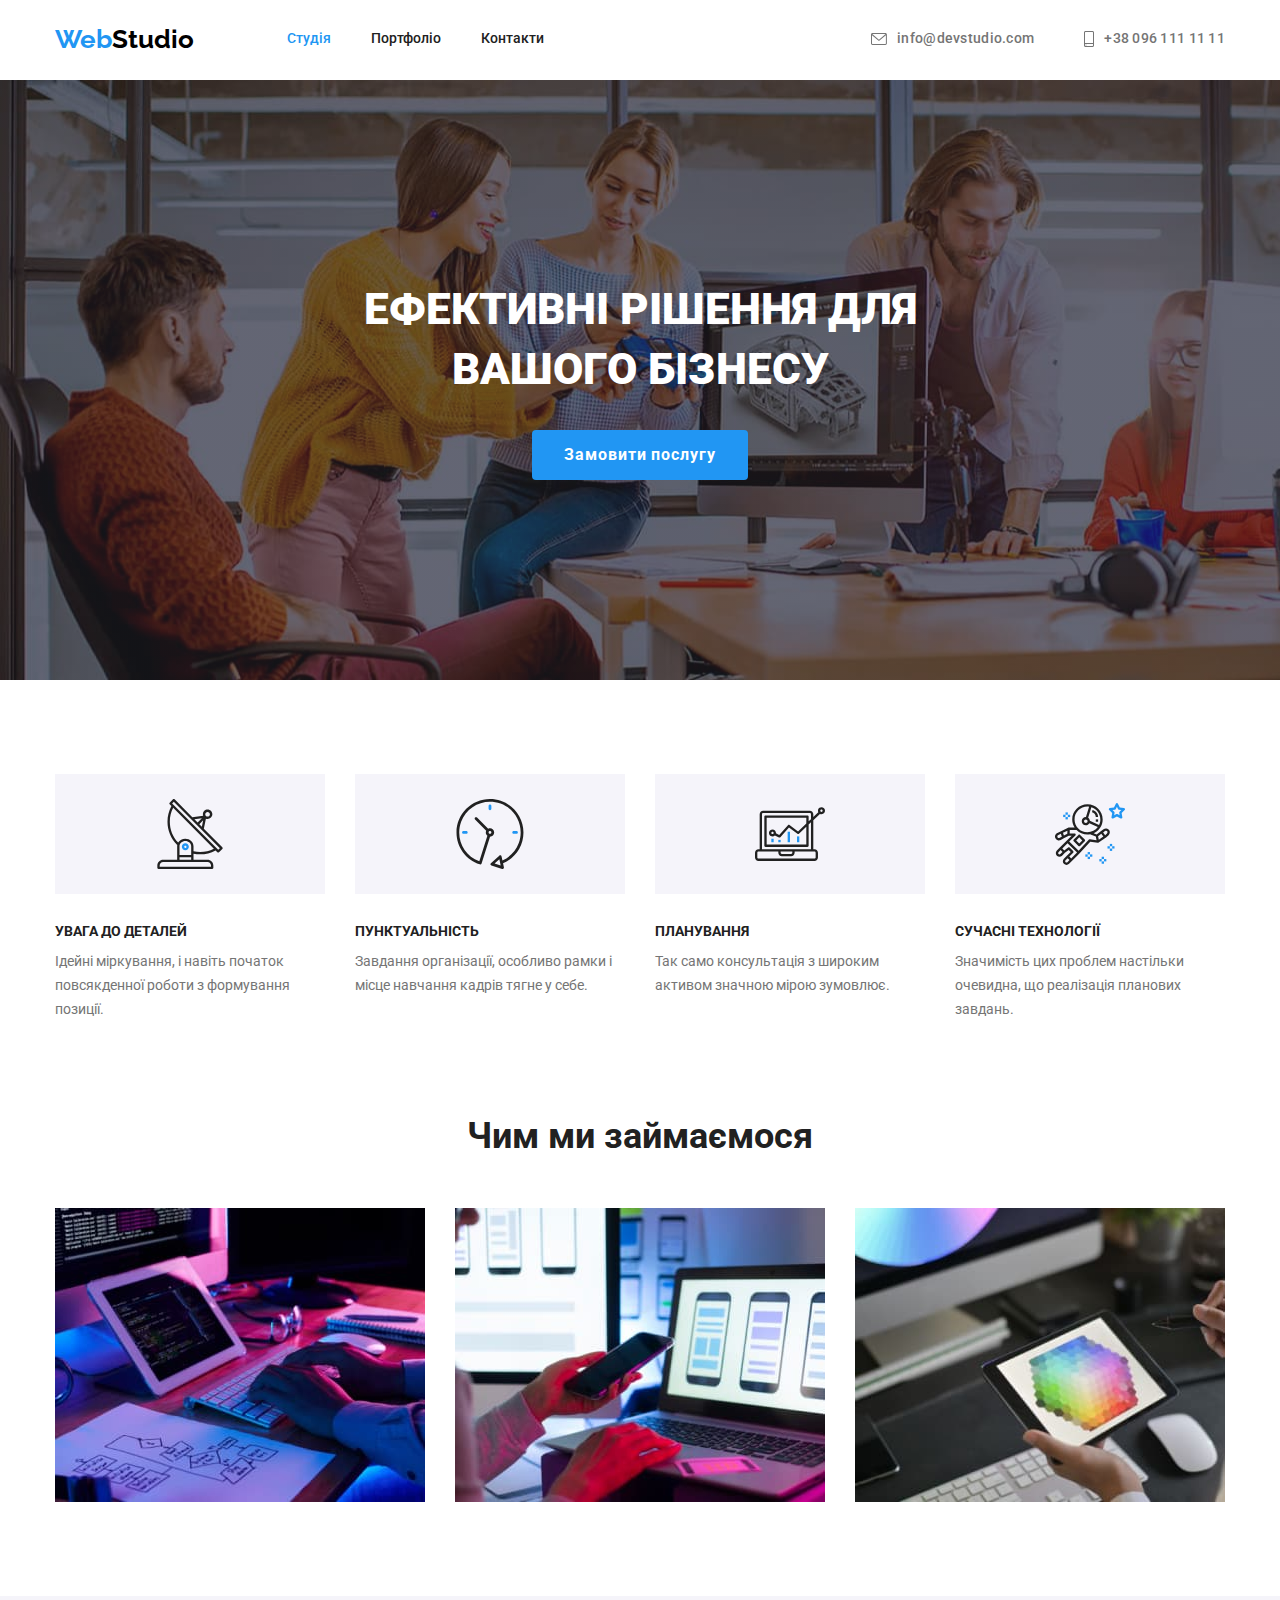
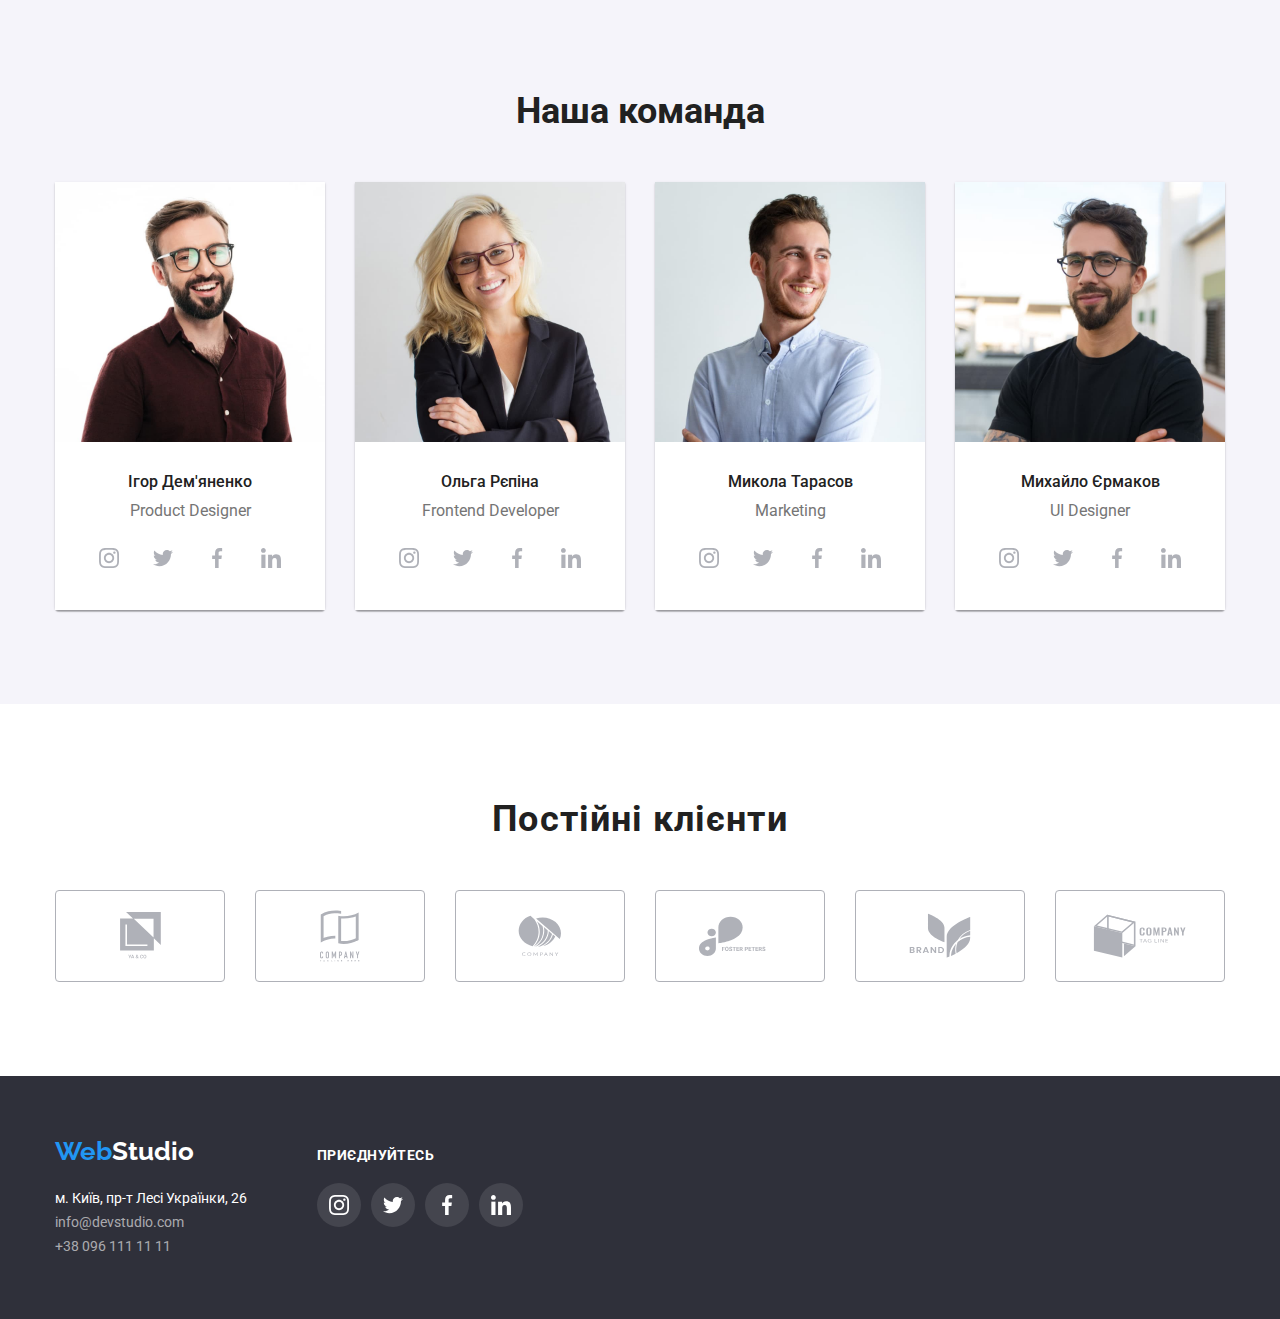
<file: index.html>
<!DOCTYPE html>
<html lang="uk">
<head>
   <meta charset="UTF-8">
   <meta http-equiv="X-UA-Compatible" content="IE=edge">
   <meta name="viewport" content="width=device-width, initial-scale=1.0">
   <title>Document</title>
   <link rel="preconnect" href="https://fonts.googleapis.com">
   <link rel="preconnect" href="https://fonts.gstatic.com" crossorigin>
   <link rel="preconnect" href="https://fonts.googleapis.com">
   <link rel="preconnect" href="https://fonts.gstatic.com" crossorigin>
   <link rel="preconnect" href="https://fonts.googleapis.com">
<link rel="preconnect" href="https://fonts.gstatic.com" crossorigin>
<link href="https://fonts.googleapis.com/css2?family=Raleway:wght@700&family=Roboto:wght@400;500;700;900&display=swap" rel="stylesheet">
   <link rel="stylesheet" href="https://cdn.jsdelivr.net/npm/modern-normalize@1.1.0/modern-normalize.min.css">
<link rel="stylesheet" href="./css/styles.css">
</head>
<body>
   <header class="page-header">
      <div class="container page-header-container">
      <nav class="page-navigation">
      <a href="./index.html" class="page-header link" lang="en"><span class="logo">Web</span>Studio</a>            
      <ul class="nav-style list">
      <li><a class="nav-style link current" href="./index.html">Студія</a></li>
      <li><a class="nav-style link" href="./portfolio.html">Портфоліо</a></li>
      <li><a class="nav-style link" href="">Контакти</a></li>
      </ul>
      </nav>     
      <ul class="contacts-list list">
   <li><a class="contacts-link link" href="mailto:info@devstudio.com">
      <svg class="contacts-icon" width="16" height="12">
         <use href="./images/sprite.svg#icon-envelope"></use>
      </svg>
      info@devstudio.com</a></li>
   <li><a class="contacts-link link" href="tel:+380961111111">
      <svg class="contacts-icon" width="10" height="16">
         <use href="./images/sprite.svg#icon-smartphone"></use>
      </svg>
      +38 096 111 11 11</a></li>
      </ul>
      </div>
   </header>
   <main>
   <section class="hero">
      <div class="container">         
         <h1 class="hero-title">ЕФЕКТИВНІ РІШЕННЯ ДЛЯ ВАШОГО БІЗНЕСУ</h1>
         <button type="button" class="button">Замовити послугу</button>
      </div>
   </section>
   <section class="feature section">
      <div class="container">
         <h2 class="visually-hidden">Особливості</h2>
         <ul class="feature-list list">
            <li class="feature-list-item">
               <div class="feature-icon-box">
                  <svg class="feature-icon" width="70" height="70">
                     <use href="./images/sprite.svg#icon-antenna"></use>
                  </svg>
               </div>
               <h3 class="feature-title">УВАГА ДО ДЕТАЛЕЙ</h3>
               <p class="feature-text">Ідейні міркування, і навіть початок повсякденної роботи з формування позиції.</p>
            </li>
            <li class="feature-list-item">
               <div class="feature-icon-box">
                  <svg class="feature-icon" width="70" height="70">
                     <use href="./images/sprite.svg#icon-clock"></use>
                  </svg>
               </div>
               <h3 class="feature-title">ПУНКТУАЛЬНІСТЬ</h3>
               <p class="feature-text">Завдання організації, особливо рамки і місце навчання кадрів тягне у себе.</p>
            </li>
            <li class="feature-list-item">
               <div class="feature-icon-box">
                  <svg class="feature-icon" width="70" height="70">
                     <use href="./images/sprite.svg#icon-diagram"></use>
                  </svg>
               </div>
               <h3 class="feature-title">ПЛАНУВАННЯ</h3>
               <p class="feature-text">Так само консультація з широким активом значною мірою зумовлює.</p>
            </li>
            <li class="feature-list-item">
               <div class="feature-icon-box">
                  <svg class="feature-icon" width="70" height="70">
                     <use href="./images/sprite.svg#icon-astronaut"></use>
                  </svg>
               </div>
               <h3 class="feature-title">СУЧАСНІ ТЕХНОЛОГІЇ</h3>
               <p class="feature-text">Значимість цих проблем настільки очевидна, що реалізація планових завдань.</p>
            </li>
         </ul>
      </div>
   </section>
   <section class="example section">
      <div class="container">
         <h2 class="example-section-title">Чим ми займаємося</h2>
         <ul class="example-list list">
            <li class="example-list-item">
               <img src="./images/image_1.jpg" alt="програміст працює на своєму робочому місці" width="370">
            </li>
            <li>
               <img src="./images/image_2.jpg" alt="дизайнери розробляють мобільні додатки" width="370">
            </li>
            <li>
               <img src="./images/image_3.jpg" alt="веб-дизайнер працює з графічним планшетом" width="370">
            </li>
         </ul>
      </div>      
   </section>
   <section class="team section">
      <div class="container">
         <h2 class="team-section-title">Наша команда</h2>
         <ul class="team-list list">
            <li class="team-list-item">
                  <img src="./images/image_4.jpg" alt="фото продакт дизайнера" width="270">
                  <div class="team-card-wrapper">
                     <h3 class="team-title">Ігор Дем'яненко</h3>
                     <p class="team-text" lang="en">Product Designer</p>
                     <ul class="social-list list">
                        <li class="social-list-item">
                           <a href="" class="social-list-link">
                              <svg class="social-list-icon" width="20" height="20">
                                 <use href="./images/sprite.svg#icon-instagram"></use>
                              </svg>
                           </a>
                        </li>
                        <li class="social-list-item">
                           <a href="" class="social-list-link">
                              <svg class="social-list-icon" width="20" height="20">
                                 <use href="./images/sprite.svg#icon-twitter"></use>
                              </svg>
                           </a>
                        </li>
                        <li class="social-list-item">
                           <a href="" class="social-list-link">
                              <svg class="social-list-icon" width="20" height="20">
                                 <use href="./images/sprite.svg#icon-facebook"></use>
                              </svg>
                           </a>
                        </li>
                        <li class="social-list-item">
                           <a href="" class="social-list-link">
                              <svg class="social-list-icon" width="20" height="20">
                                 <use href="./images/sprite.svg#icon-linkedin"></use>
                              </svg>
                           </a>
                        </li>
                     </ul>                  
                  </div>                  
               </li>                       
            <li class="team-list-item">
               <img src="./images/image_5.jpg" alt="фото фронтенд розробника" width="270">
               <div class="team-card-wrapper">
                  <h3 class="team-title">Ольга Рєпіна</h3>
                  <p class="team-text" lang="en">Frontend Developer</p>
                  <ul class="social-list list">
                     <li class="social-list-item">
                        <a href="" class="social-list-link">
                           <svg class="social-list-icon" width="20" height="20">
                              <use href="./images/sprite.svg#icon-instagram"></use>
                           </svg>
                        </a>
                     </li>
                     <li class="social-list-item">
                        <a href="" class="social-list-link">
                           <svg class="social-list-icon" width="20" height="20">
                              <use href="./images/sprite.svg#icon-twitter"></use>
                           </svg>
                        </a>
                     </li>
                     <li class="social-list-item">
                        <a href="" class="social-list-link">
                           <svg class="social-list-icon" width="20" height="20">
                              <use href="./images/sprite.svg#icon-facebook"></use>
                           </svg>
                        </a>
                     </li>
                     <li class="social-list-item">
                        <a href="" class="social-list-link">
                           <svg class="social-list-icon" width="20" height="20">
                              <use href="./images/sprite.svg#icon-linkedin"></use>
                           </svg>
                        </a>
                     </li>
                  </ul>               
               </div>               
            </li>
            <li class="team-list-item">
               <img src="./images/image_6.jpg" alt="фото маркетолога" width="270">
               <div class="team-card-wrapper">
                  <h3 class="team-title">Микола Тарасов</h3>
                  <p class="team-text" lang="en">Marketing</p>
                  <ul class="social-list list">
                     <li class="social-list-item">
                        <a href="" class="social-list-link">
                           <svg class="social-list-icon" width="20" height="20">
                              <use href="./images/sprite.svg#icon-instagram"></use>
                           </svg>
                        </a>
                     </li>
                     <li class="social-list-item">
                        <a href="" class="social-list-link">
                           <svg class="social-list-icon" width="20" height="20">
                              <use href="./images/sprite.svg#icon-twitter"></use>
                           </svg>
                        </a>
                     </li>
                     <li class="social-list-item">
                        <a href="" class="social-list-link">
                           <svg class="social-list-icon" width="20" height="20">
                              <use href="./images/sprite.svg#icon-facebook"></use>
                           </svg>
                        </a>
                     </li>
                     <li class="social-list-item">
                        <a href="" class="social-list-link">
                           <svg class="social-list-icon" width="20" height="20">
                              <use href="./images/sprite.svg#icon-linkedin"></use>
                           </svg>
                        </a>
                     </li>
                  </ul>               
               </div>               
            </li>
            <li class="team-list-item">
               <img src="./images/image_7.jpg" alt="фото дизайнера інтерфейсу користувача" width="270">
               <div class="team-card-wrapper">
                  <h3 class="team-title">Михайло Єрмаков</h3>
                  <p class="team-text" lang="en">UI Designer</p>
                  <ul class="social-list list">
                     <li class="social-list-item">
                        <a href="" class="social-list-link">
                           <svg class="social-list-icon" width="20" height="20">
                              <use href="./images/sprite.svg#icon-instagram"></use>
                           </svg>
                        </a>
                     </li>
                     <li class="social-list-item">
                        <a href="" class="social-list-link">
                           <svg class="social-list-icon" width="20" height="20">
                              <use href="./images/sprite.svg#icon-twitter"></use>
                           </svg>
                        </a>
                     </li>
                     <li class="social-list-item">
                        <a href="" class="social-list-link">
                           <svg class="social-list-icon" width="20" height="20">
                              <use href="./images/sprite.svg#icon-facebook"></use>
                           </svg>
                        </a>
                     </li>
                     <li class="social-list-item">
                        <a href="" class="social-list-link">
                           <svg class="social-list-icon" width="20" height="20">
                              <use href="./images/sprite.svg#icon-linkedin"></use>
                           </svg>
                        </a>
                     </li>
                  </ul>               
               </div>
            </li>
         </ul>
      </div>         
   </section>
   
   <section class="clients section">
      <div class="container">
         <h2 class="clients-section-title">Постійні клієнти</h2>
         <ul class="clients-list list">
            <li class="clients-list-item">
               <a href="" class="clients-list-link link">
                  <svg class="clients-list-icon"  width="41" height="46.7">
                     <use href="./images/sprite.svg#icon-ya-co-company"></use>
                  </svg>
               </a>
            </li>
            <li class="clients-list-item">
               <a href="" class="clients-list-link">
                  <svg class="clients-list-icon" width="40" height="52">
                     <use href="./images/sprite.svg#icon-tag-line-here-company"></use>
                  </svg>
               </a>
            </li>
            <li class="clients-list-item">
               <a href="" class="clients-list-link">
                  <svg class="clients-list-icon" width="43.46" height="41.18">
                     <use href="./images/sprite.svg#icon-company"></use>
                  </svg>
               </a>
            </li>
            <li class="clients-list-item">
               <a href="" class="clients-list-link">
                  <svg class="clients-list-icon" width="84.44" height="40.62">
                     <use href="./images/sprite.svg#icon-foster-peters-company"></use>
                  </svg>
               </a>
            </li>
            <li class="clients-list-item">
               <a href="" class="clients-list-link">
                  <svg class="clients-list-icon" width="62.54" height="45.43">
                     <use href="./images/sprite.svg#icon-brand-company"></use>
                  </svg>
               </a>
            </li>
            <li class="clients-list-item">
               <a href="" class="clients-list-link">
                  <svg class="clients-list-icon" width="93.79" height="43.93">
                     <use href="./images/sprite.svg#icon-tag-line-company"></use>
                  </svg>
               </a>
            </li>
         </ul>
      </div>
   </section>
   </main>
   <footer class="page-footer">
      <div class="footer-box container">
         <div class="main-footer">
            <div class="page-footer-logo">
               <a href="./index.html" class="link" lang="en"><span class="logo">Web</span>Studio</a>
            </div>
            <address>
               <ul class="address list">
                  <li><a class="text-link"
                        href="https://www.google.com.ua/maps/place/%D0%B1%D1%83%D0%BB.+%D0%9B%D0%B5%D1%81%D0%B8+%D0%A3%D0%BA%D1%80%D0%B0%D0%B8%D0%BD%D0%BA%D0%B8,+26,+%D0%9A%D0%B8%D0%B5%D0%B2,+02000/@50.426584,30.5339011,17z/data=!3m1!4b1!4m5!3m4!1s0x40d4cf0e033ecbe9:0x57a4dffefec77da0!8m2!3d50.4265807!4d30.5383859?hl=ru"
                        target="_blank" rel="noopener noreferrer">м. Київ, пр-т Лесі Українки, 26</a></li>
                  <li><a class="link" href="mailto:info@devstudio.com">info@devstudio.com</a></li>
                  <li><a class="link" href="tel:+380961111111">+38 096 111 11 11</a></li>
               </ul>
            </address>
         </div>
         
         <div class="footer-wrapper">
            <p class="footer-text">приєднуйтесь</p>
            <ul class="footer-list list">
               <li class="footer-list-item">
                  <a href="" class="footer-list-link">
                     <svg class="footer-list-icon" width="20" height="20">
                        <use href="./images/sprite.svg#icon-instagram"></use>
                     </svg>
                  </a>
               </li>
               <li class="footer-list-item">
                  <a href="" class="footer-list-link">
                     <svg class="footer-list-icon" width="20" height="20">
                        <use href="./images/sprite.svg#icon-twitter"></use>
                     </svg>
                  </a>
               </li>
               <li class="footer-list-item">
                  <a href="" class="footer-list-link">
                     <svg class="footer-list-icon" width="20" height="20">
                        <use href="./images/sprite.svg#icon-facebook"></use>
                     </svg>
                  </a>
               </li>
               <li class="footer-list-item">
                  <a href="" class="footer-list-link">
                     <svg class="footer-list-icon" width="20" height="20">
                        <use href="./images/sprite.svg#icon-linkedin"></use>
                     </svg>
                  </a>
               </li>
            </ul>
         </div>
      </div>      
   </footer>
</body>
</html>
</file>
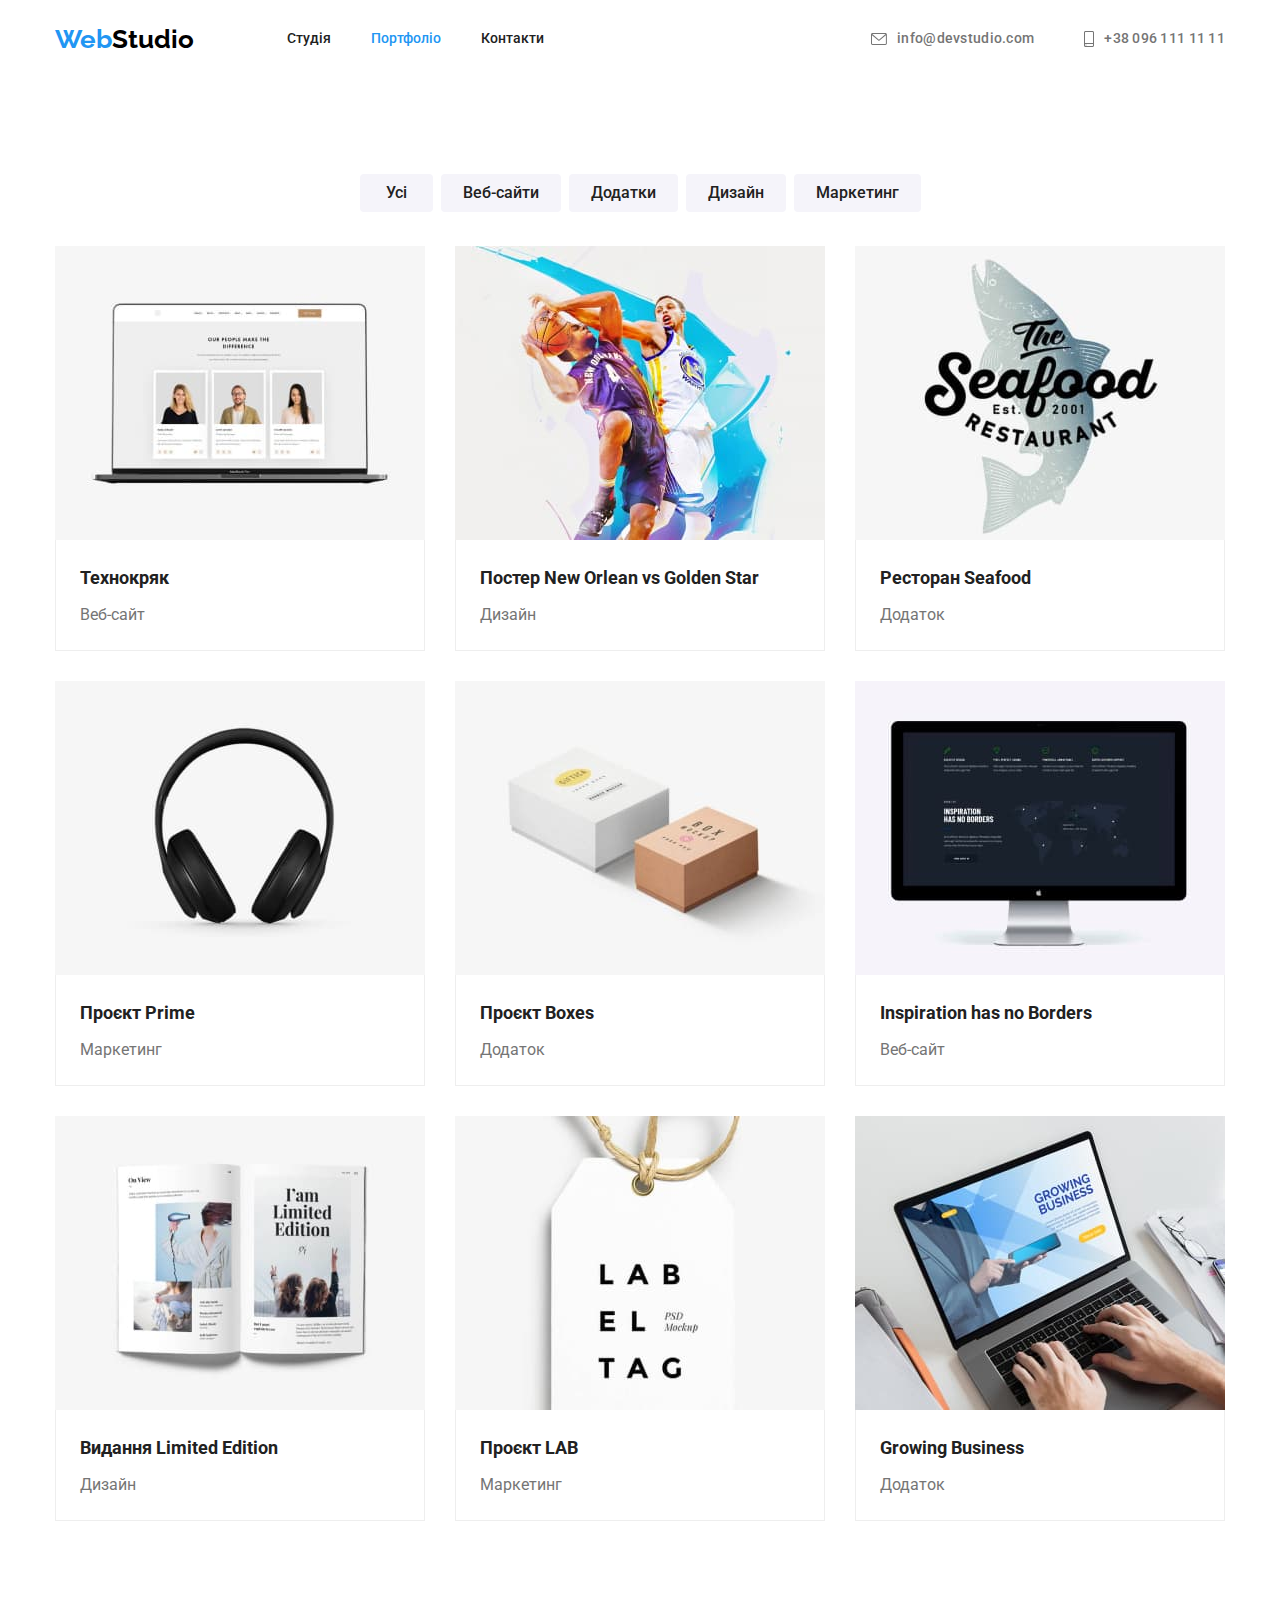
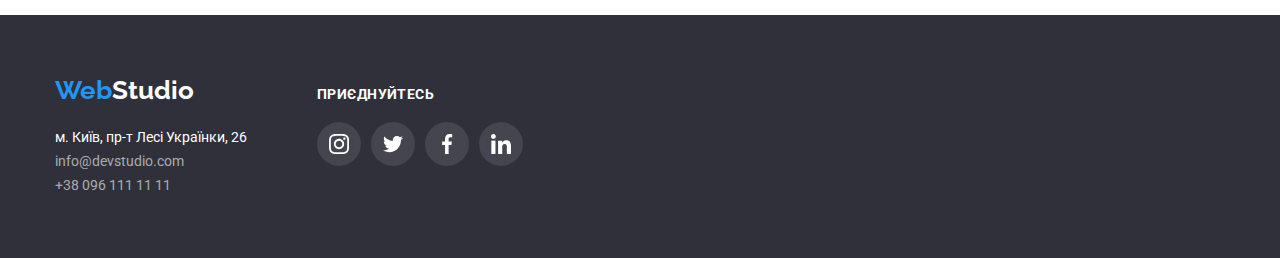
<file: portfolio.html>
<!DOCTYPE html>
<html lang="uk">

<head>
   <meta charset="UTF-8">
   <meta http-equiv="X-UA-Compatible" content="IE=edge">
   <meta name="viewport" content="width=device-width, initial-scale=1.0">
   <title>Document</title>
   <link rel="preconnect" href="https://fonts.googleapis.com">
   <link rel="preconnect" href="https://fonts.gstatic.com" crossorigin>
   <link href="https://fonts.googleapis.com/css2?family=Raleway:wght@700&family=Roboto:wght@400;500;700;900&display=swap"
      rel="stylesheet">
   <link rel="stylesheet" href="https://cdn.jsdelivr.net/npm/modern-normalize@1.1.0/modern-normalize.min.css">
   <link rel="stylesheet" href="./css/styles.css">
</head>

<body>
   <header class="page-header">
      <div class="container page-header-container">
         <nav class="page-navigation">
            <a href="./index.html" class="page-header link" lang="en"><span class="logo">Web</span>Studio</a>
            <ul class="nav-style list">
               <li><a class="nav-style link" href="./index.html">Студія</a></li>
               <li><a class="nav-style link current" href="./portfolio.html">Портфоліо</a></li>
               <li><a class="nav-style link" href="">Контакти</a></li>
            </ul>
         </nav>
         <ul class="contacts-list list">
            <li><a class="contacts-link link" href="mailto:info@devstudio.com">
                  <svg class="contacts-icon" width="16" height="12">
                     <use href="./images/sprite.svg#icon-envelope"></use>
                  </svg>
                  info@devstudio.com</a></li>
            <li><a class="contacts-link link" href="tel:+380961111111">
                  <svg class="contacts-icon" width="10" height="16">
                     <use href="./images/sprite.svg#icon-smartphone"></use>
                  </svg>
                  +38 096 111 11 11</a></li>
         </ul>
      </div>
   </header>
   <main>
      <section class="projects section">
         <div class="container">
            <h1 class="visually-hidden">Проєкти</h1>
            <ul class="projects-filter list">
               <li><button type="button" class="button-secondary">Усі</button></li>
               <li><button type="button" class="button-secondary">Веб-сайти</button></li>
               <li><button type="button" class="button-secondary">Додатки</button></li>
               <li><button type="button" class="button-secondary">Дизайн</button></li>
               <li><button type="button" class="button-secondary">Маркетинг</button></li>
            </ul>
            <ul class="projects-list list">
               <li class="projects-list-item">
                  <img src="./images/img-8.jpg" alt="фото працівників у ноутбуці" width="370">
                  <div class="projects-card-wrapper">
                     <h2 class="projects-title">Технокряк</h2>
                     <p class="projects-text">Веб-сайт</p>
                  </div>                  
               </li>
               <li class="projects-list-item">
                  <img src="./images/img-9.jpg" alt="фото двох баскетболістів" width="370">
                  <div class="projects-card-wrapper">
                     <h2 class="projects-title" lang="en">Постер New Orlean vs Golden Star</h2>
                     <p class="projects-text">Дизайн</p>
                  </div>                  
               </li>
               <li class="projects-list-item">
                  <img src="./images/img-10.jpg" alt="логотип ресторану" width="370">
                  <div class="projects-card-wrapper">
                     <h2 class="projects-title" lang="en">Ресторан Seafood</h2>
                     <p class="projects-text">Додаток</p>
                  </div>                  
               </li>
               <li class="projects-list-item">
                  <img src="./images/img-11.jpg" alt="фото навушників" width="370">
                  <div class="projects-card-wrapper">
                     <h2 class="projects-title" lang="en">Проєкт Prime</h2>
                     <p class="projects-text">Маркетинг</p>
                  </div>                  
               </li>
               <li class="projects-list-item">
                  <img src="./images/img-12.jpg" alt="фото двох маленьких коробочок" width="370">
                  <div class="projects-card-wrapper">
                     <h2 class="projects-title" lang="en">Проєкт Boxes</h2>
                     <p class="projects-text">Додаток</p>
                  </div>                  
               </li>
               <li class="projects-list-item">
                  <img src="./images/img-13.jpg" alt="фото монітору" width="370">
                  <div class="projects-card-wrapper">
                     <h2 class="projects-title" lang="en">Inspiration has no Borders</h2>
                     <p class="projects-text">Веб-сайт</p>
                  </div>                  
               </li>
               <li class="projects-list-item">
                  <img src="./images/img-14.jpg" alt="фото розгорнутого журналу" width="370">
                  <div class="projects-card-wrapper">
                     <h2 class="projects-title" lang="en">Видання Limited Edition</h2>
                     <p class="projects-text">Дизайн</p>
                  </div>                  
               </li>
               <li class="projects-list-item">
                  <img src="./images/img-15.jpg" alt="фото бірки" width="370">
                  <div class="projects-card-wrapper">
                     <h2 class="projects-title" lang="en">Проєкт LAB</h2>
                     <p class="projects-text">Маркетинг</p>
                  </div>                  
               </li>
               <li class="projects-list-item">
                  <img src="./images/img-16.jpg" alt="фото розгорнутого ноутбуку" width="370">
                  <div class="projects-card-wrapper">
                     <h2 class="projects-title" lang="en">Growing Business</h2>
                     <p class="projects-text">Додаток</p>
                  </div>                  
               </li>
            </ul>
         </div>         
      </section>
   </main>
   <footer class="page-footer">
      <div class="footer-box container">
         <div class="main-footer">
            <div class="page-footer-logo">
               <a href="./index.html" class="link" lang="en"><span class="logo">Web</span>Studio</a>
            </div>
            <address>
               <ul class="address list">
                  <li><a class="text-link"
                        href="https://www.google.com.ua/maps/place/%D0%B1%D1%83%D0%BB.+%D0%9B%D0%B5%D1%81%D0%B8+%D0%A3%D0%BA%D1%80%D0%B0%D0%B8%D0%BD%D0%BA%D0%B8,+26,+%D0%9A%D0%B8%D0%B5%D0%B2,+02000/@50.426584,30.5339011,17z/data=!3m1!4b1!4m5!3m4!1s0x40d4cf0e033ecbe9:0x57a4dffefec77da0!8m2!3d50.4265807!4d30.5383859?hl=ru"
                        target="_blank" rel="noopener noreferrer">м. Київ, пр-т Лесі Українки, 26</a></li>
                  <li><a class="link" href="mailto:info@devstudio.com">info@devstudio.com</a></li>
                  <li><a class="link" href="tel:+380961111111">+38 096 111 11 11</a></li>
               </ul>
            </address>
         </div>
   
         <div class="footer-wrapper">
            <p class="footer-text">приєднуйтесь</p>
            <ul class="footer-list list">
               <li class="footer-list-item">
                  <a href="" class="footer-list-link">
                     <svg class="footer-list-icon" width="20" height="20">
                        <use href="./images/sprite.svg#icon-instagram"></use>
                     </svg>
                  </a>
               </li>
               <li class="footer-list-item">
                  <a href="" class="footer-list-link">
                     <svg class="footer-list-icon" width="20" height="20">
                        <use href="./images/sprite.svg#icon-twitter"></use>
                     </svg>
                  </a>
               </li>
               <li class="footer-list-item">
                  <a href="" class="footer-list-link">
                     <svg class="footer-list-icon" width="20" height="20">
                        <use href="./images/sprite.svg#icon-facebook"></use>
                     </svg>
                  </a>
               </li>
               <li class="footer-list-item">
                  <a href="" class="footer-list-link">
                     <svg class="footer-list-icon" width="20" height="20">
                        <use href="./images/sprite.svg#icon-linkedin"></use>
                     </svg>
                  </a>
               </li>
            </ul>
         </div>
      </div>
   </footer>
</body>

</html>
</file>
<file: css/styles.css>
:root {
   --primary-font: Roboto, sans-serif;
   --primary-text-color: #757575;
   --title-text-color: #212121;
   --accent-color: #2196F3;
   --primary-bg-color: #FFFFFF;
   --header-logo-color: #000000;
   --address-link-color: rgba(255, 255, 255, 0.6);
   --hero-footer-bg-color: #2F303A;
   --button-hover-focus-bg-color: #188CE8;
   --projects-card-border-color: #EEEEEE;
   --button-secondary-bg-color: #F5F4FA;
   --icons-color: #AFB1B8;
}

h1,
h2,
h3,
h4,
h5,
h6,
p {
   margin-top: 0;
   margin-bottom: 0;
}

ul,
ol {
   margin-top: 0;
   margin-bottom: 0;
   padding-left: 0;
}

img {
   display: block;
}

.list {
   list-style: none;
}

.link {
   text-decoration: none;
}

.link:hover,
.link:focus {
   color: var(--accent-color);
}

button {
   cursor: pointer;
}

body {
   background-color: var(--primary-bg-color);
   color: var(--primary-text-color);
   font-family: var(--primary-font)
}

.container {
   width: 1200px;
   margin-left: auto;
   margin-right: auto;
   padding-left: 15px;
   padding-right: 15px;
}

.section {
   padding-top: 94px;
   padding-bottom: 94px;
}

.visually-hidden {
   position: absolute;
   width: 1px;
   height: 1px;
   margin: -1px;
   border: 0;
   padding: 0;

   white-space: nowrap;
   clip-path: inset(100%);
   clip: rect(0 0 0 0);
   overflow: hidden;
}

/* ====================Header==================== */

.page-header-container {
   display: flex;
   align-items: center;
   justify-content: space-between;
   padding-top: 24px;
   padding-bottom: 25px;
}
.page-navigation {
   display: flex;
   align-items: center;
   column-gap: 93px;
}
.nav-style {
   display: flex;
   column-gap: 40px;
}
.contacts-list {
   display: flex;
   align-items: center;
   column-gap: 50px;
   font-family: 'Roboto';
   font-style: normal;
   font-weight: 500;
   font-size: 14px;
   line-height: 16px;
   letter-spacing: 0.02em;
}

.page-header {
   color: var(--header-logo-color) ;
   font-family: Raleway, sans-serif;
   font-weight: 700;
   font-size: 26px;
   line-height: 1.19;
}
.page-header .link:hover, .page-header .link:focus {
   color: var(--accent-color);
}

.page-header .logo {
   color: var(--accent-color);
   font-family: Raleway, sans-serif;
   font-weight: 700;
   font-size: 26px;
   line-height: 1.19;
}
.page-header .logo:hover, .page-header .logo:focus {
   color: var(--accent-color);
}

.nav-style .link {
   color: var(--title-text-color);
   font-family: Roboto, sans-serif;
   font-weight: 500;
   font-size: 14px;
   line-height: 1.14;
}
.nav-style .link:hover,
.nav-style .link:focus {
   color: var(--accent-color);
}
.nav-style .link.current {
   color: var(--accent-color) ;
}
.contacts-link {
   color: var(--primary-text-color);
   font-family: Roboto, sans-serif;
   font-weight: 500;
   font-size: 14px;
   line-height: 1.14;
   display: flex;
   align-items: center;
   justify-content: center;
}

.contacts-link:hover, .contacts-link:focus {
   color: var(--accent-color);
}

.contacts-icon {
   fill: var(--primary-text-color);
   margin-right: 10px;
}

.contacts-link:hover .contacts-icon,
.contacts-link:focus .contacts-icon {
   fill: var(--accent-color);
}


/* ====================hero======================= */
.hero {
   background-color: var(--hero-footer-bg-color);
   background-image:
   linear-gradient(rgba(47, 48, 58, 0.4), rgba(47, 48, 58, 0.4)), url('../images/img-theme.jpg');
   text-align: center;
   padding-bottom: 200px;
   padding-top: 200px;
   background-repeat: no-repeat;
   background-size: cover;
}


.hero-title {
   color: var(--primary-bg-color) ;
   font-style: normal;
   font-weight: 900;
   font-size: 44px;
   line-height: 1.36;
   text-align: center;
   text-transform: uppercase;
   margin-bottom: 30px;
   width: 696px;
   margin-left: auto;
   margin-right: auto;
}

.button {
   color: var(--primary-bg-color);
   background-color: var(--accent-color);
   border: none;
   cursor: pointer;
   font-family: 'Roboto';
   font-weight: 700;
   font-size: 16px;
   line-height: 1.88;
   border-radius: 4px;
   padding: 10px 32px;
   letter-spacing: 0.06em;
   display: inline-block;
   min-width: 216px;
}

.button:hover,
.button:focus {
   color: var(--primary-bg-color) ;
   background-color: var(--button-hover-focus-bg-color);
}

/* =========================feature====================== */

.feature {
   padding-bottom: 47px;
   padding-top: 94px;
}
.feature-title {
   color: var(--title-text-color);
   font-weight: 700;
   font-size: 14px;
   line-height: 1.14;
   margin-bottom: 10px;
}
.feature-text {
   font-weight: 400;
   font-size: 14px;
   line-height: 1.71;
}
.feature-list {
   display: flex;
   flex-wrap: wrap;
   gap: 30px;
}
.feature-list-item {
   flex-basis: calc((100% - 3 * 30px) / 4);
}

.feature-icon-box {
   display: flex;
   justify-content: center;
   align-items: center;
   margin-bottom: 30px;
   padding: 25px 100px;
   background-color: var(--button-secondary-bg-color);
}

/* =================example===================== */
.example {
   padding-top: 47px;
   padding-bottom: 94px;
}
.example-section-title {
   color: var(--title-text-color);
   font-weight: 700;
   font-size: 36px;
   line-height: 1.17;
   margin-bottom: 50px;
   text-align: center;   
}
.example-list {
   display: flex;
   flex-wrap: wrap;
   gap: 30px;
}
.example-list-item {
   flex-basis: calc((100% - 2 * 30px) / 3);
}

/* =======================team===================== */
.team {
   background-color: var(--button-secondary-bg-color) ;
}

.team-section-title {
   color: var(--title-text-color) ;
   font-weight: 700;
   font-size: 36px;
   line-height: 1.17;
   margin-bottom: 50px;
   text-align: center;
}
.team-title {
   color: var(--title-text-color);
   font-weight: 500;
   font-size: 16px;
   line-height: 1.19;
   margin-bottom: 10px;
}
.team-text {
   font-weight: 400;
   font-size: 16px;
   line-height: 1.19;
   margin-bottom: 16px;   
}
.team-list {
   display: flex;
   flex-wrap: wrap;
   gap: 30px;
}
.team-list-item {
   flex-basis: calc((100% - 3 * 30px) / 4);
   box-shadow: 0px 1px 3px rgba(0, 0, 0, 0.12), 0px 1px 1px rgba(0, 0, 0, 0.14), 0px 2px 1px rgba(0, 0, 0, 0.2);
      border-radius: 0px 0px 4px 4px;
}
.team-card-wrapper {
   background-color: var(--primary-bg-color) ;
   padding-top: 30px;
   padding-bottom: 30px;
   text-align: center;
   border-top: none;
   border-right: var(--projects-card-border-color);
   border-left: var(--projects-card-border-color);
   border-bottom: var(--projects-card-border-color);

}

.social-list {
   display: flex;
   justify-content: center;
   column-gap: 10px;
}

.social-list-item {

}

.social-list-link {
   display: flex;
   justify-content: center;
   align-items: center;
   width: 44px;
   height: 44px;
   border-radius: 50%;
   background-color: var(--primary-bg-color);
}

.social-list-link:hover,
.social-list-link:focus {
   background-color: var(--accent-color);   
}

.social-list-link:hover .social-list-icon,
.social-list-link:focus .social-list-icon {
   fill: var(--primary-bg-color);
}

.social-list-icon {
   fill: var(--icons-color);
}


/* ======================clients================== */
.clients-section-title {
   color: var(--title-text-color);
   font-weight: 700;
   font-size: 36px;
   line-height: 1.17;
   text-align: center;
   letter-spacing: 0.03em;
   margin-bottom: 50px;
}

.clients-list {
   display: flex;
   justify-content: center;
   column-gap: 30px;
}

.clients-list-item {
   fill: var(--primary-text-color);
}

.clients-list-link {
   display: flex;
   justify-content: center;
   align-items: center;
   box-sizing: border-box;
   border: 1px solid var(--icons-color);
   width: 170px;
   height: 92px;
   border-radius: 4px;
   background-color: var(--primary-bg-color);
}

.clients-list-icon {
   fill: var(--icons-color);   
}
.clients-list-link:hover, .clients-list-link:focus {
   border-color: var(--accent-color);
}

.clients-list-link:hover .clients-list-icon,
.clients-list-link:focus .clients-list-icon {
   fill: var(--accent-color);   
}


/* =======================footer=================== */
.page-footer {
   background-color: var(--hero-footer-bg-color);
   padding-top: 60px;
   padding-bottom: 60px;
}

.page-footer .link {
   color: var(--primary-bg-color) ;
   font-family: Raleway, sans-serif;
   font-weight: 700;
   font-size: 26px;
   line-height: 1.19;
   margin-bottom: 20px;
}

.page-footer .link:hover,
.page-footer .link:focus {
   color: var(--accent-color);
}

.page-footer .logo {
   color: var(--accent-color);
   font-family: Raleway, sans-serif;
   font-weight: 700;
   font-size: 26px;
   line-height: 1.19;
}

.page-footer .logo:hover,
.page-footer .logo:focus {
   color: var(--accent-color);
}

.page-footer-logo {
   margin-bottom: 20px;
}
.address .text-link {
   color: var(--primary-bg-color);
   text-decoration: none;
   font-family: Roboto, sans-serif;
   font-style: normal;
   font-weight: 400;
   font-size: 14px;
   line-height: 1.71;
}

.address .text-link:hover,
.address .text-link:focus {
   color: var(--accent-color);
}

.address .link {
   color: var(--address-link-color);
   font-family: Roboto, sans-serif;
   font-style: normal;
   font-weight: 400;
   font-size: 14px;
   line-height: 1.71;
}

.address .link:hover,
.address .link:focus {
   color: var(--accent-color);
}

.footer-wrapper {
   
}

.footer-text {
   font-family: 'Roboto';
   font-style: normal;
   font-weight: 700;
   font-size: 14px;
   line-height: 16px;
   letter-spacing: 0.03em;
   text-transform: uppercase;
   color: var(--primary-bg-color);
   margin-bottom: 20px;
}

.footer-list {
   display: flex;
   justify-content: center;
   column-gap: 10px;
}

.footer-list-item {

}

.footer-list-link {
   display: flex;
   justify-content: center;
   align-items: center;
   width: 44px;
   height: 44px;
   border-radius: 50%;
   background-color: var(--primary-bg-color);
   background: rgba(255, 255, 255, 0.1);
}

.footer-list-link:hover,
.footer-list-link:focus {
   background-color: var(--accent-color);
}

/* .footer-list-link:hover .footer-list-icon,
.footer-list-link:focus .footer-list-icon {
   fill: var(--primary-bg-color);
} */

.footer-list-icon {
   fill: var(--primary-bg-color);
}

.main-footer {
   margin-right: 70px;
}

.footer-box {
   display: flex;
   align-items: baseline;
}


/* =================Portfolio================== */
.projects-filter {
   margin-bottom: 34px;
   display: flex;
   justify-content: center;
   align-items: center;
   column-gap: 8px;
}

.button-secondary {
   text-decoration: none;
   color: var(--title-text-color);
   background-color: var(--button-secondary-bg-color) ;
   min-width: 73px;
   border: none;
   cursor: pointer;
   font-family: 'Roboto';
   font-style: normal;
   font-weight: 500;
   font-size: 16px;
   line-height: 1.63;
   padding: 6px 22px;
   border-radius: 4px;
}

.button-secondary:hover,
.button-secondary:focus {
   color: var(--primary-bg-color);
   background-color: var(--accent-color);
   padding: 6px 22px;
   border-radius: 4px;
   box-shadow: 0px 3px 1px rgba(0, 0, 0, 0.1), 0px 1px 2px rgba(0, 0, 0, 0.08), 0px 2px 2px rgba(0, 0, 0, 0.12);
}

.projects-list {
   display: flex;
   flex-wrap: wrap;
   gap: 30px;
}
.projects-list-item {
   flex-basis: calc((100% - 8 * 30px) / 9);
   
}

.projects-list-item:hover {
   background: var(--primary-bg-color);
   box-shadow: 0px 1px 1px rgba(0, 0, 0, 0.12), 0px 4px 4px rgba(0, 0, 0, 0.06), 1px 4px 6px rgba(0, 0, 0, 0.16);
}

.projects-title {
   color: var(--title-text-color);
   font-weight: 700;
   font-size: 18px;
   line-height: 2;
   margin-bottom: 4px;
}
.projects-text {
   font-weight: 400;
   font-size: 16px;
   line-height: 1.88;
}
.projects-card-wrapper {
   padding: 20px 24px;
   padding-bottom: 20px;
   border-left: 1px solid var(--projects-card-border-color) ;
   border-right: 1px solid var(--projects-card-border-color) ;
   border-bottom: 1px solid var(--projects-card-border-color) ;
}
</file>
